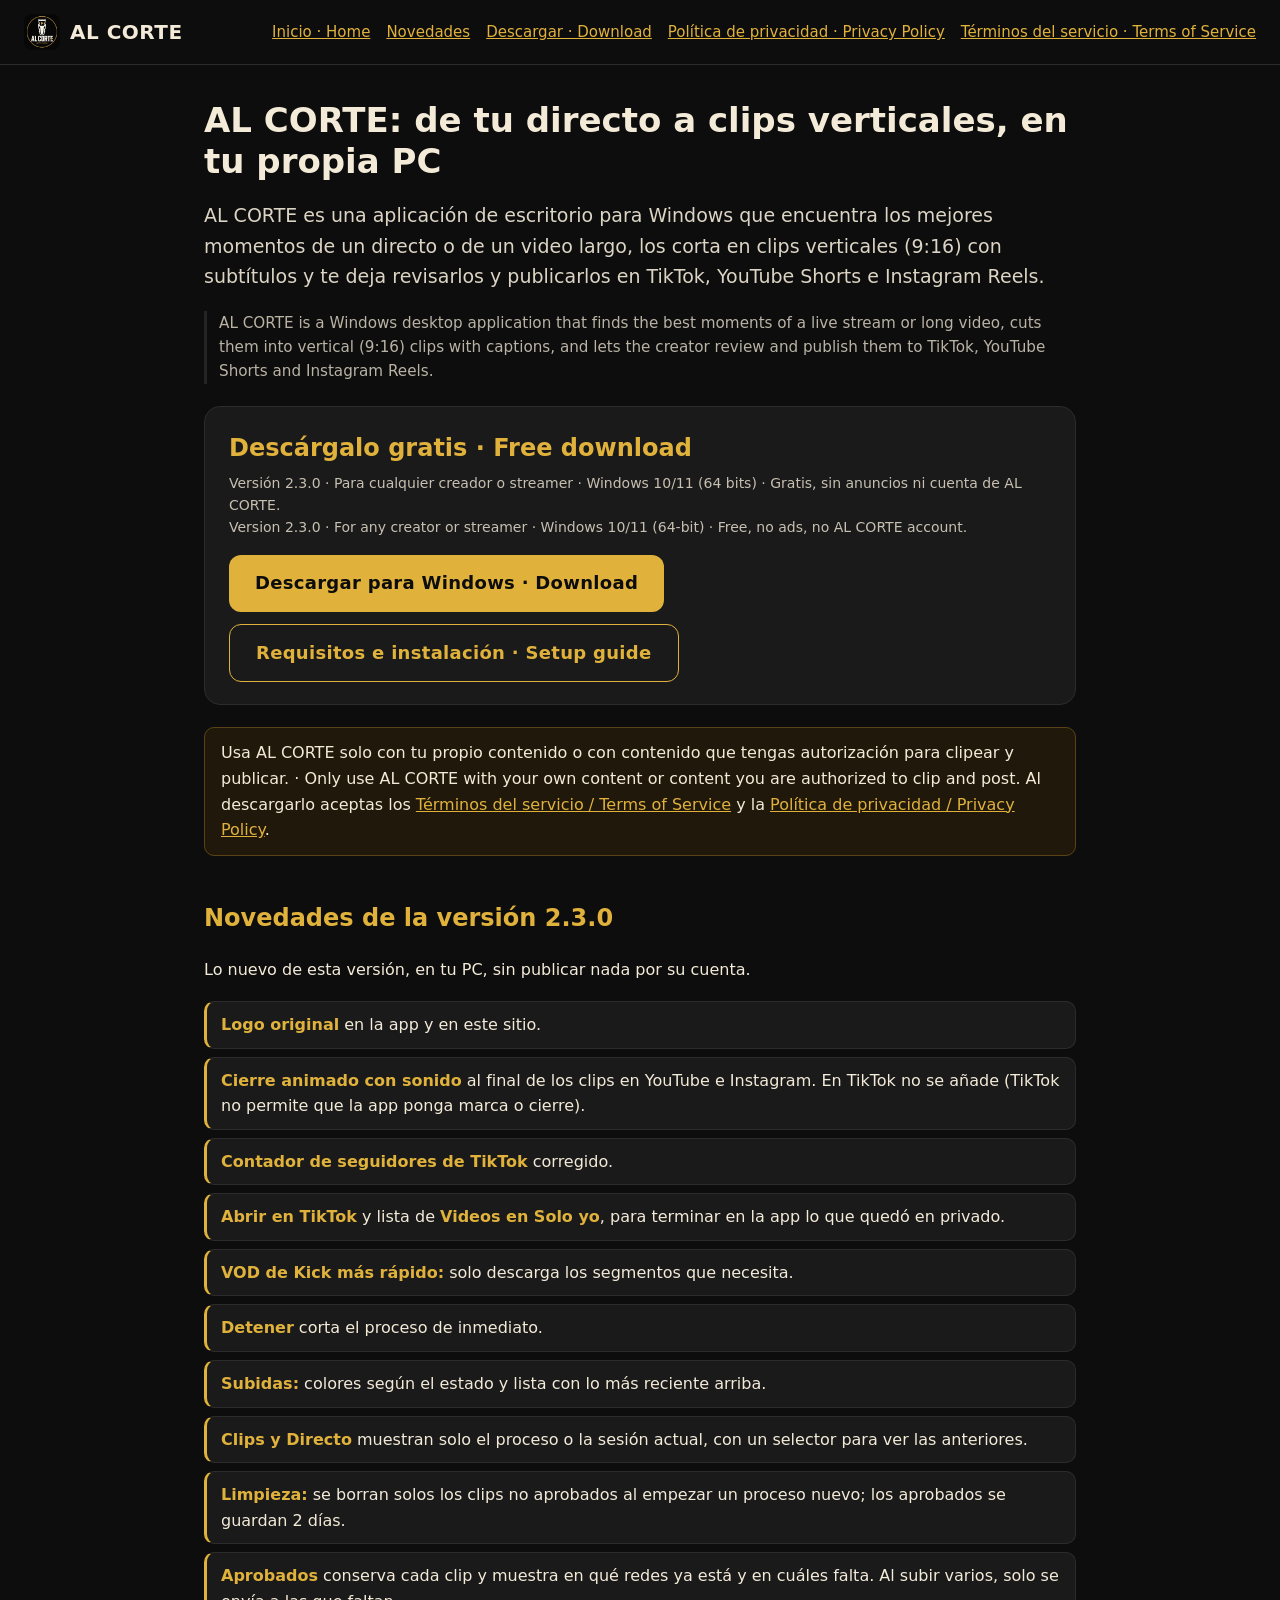
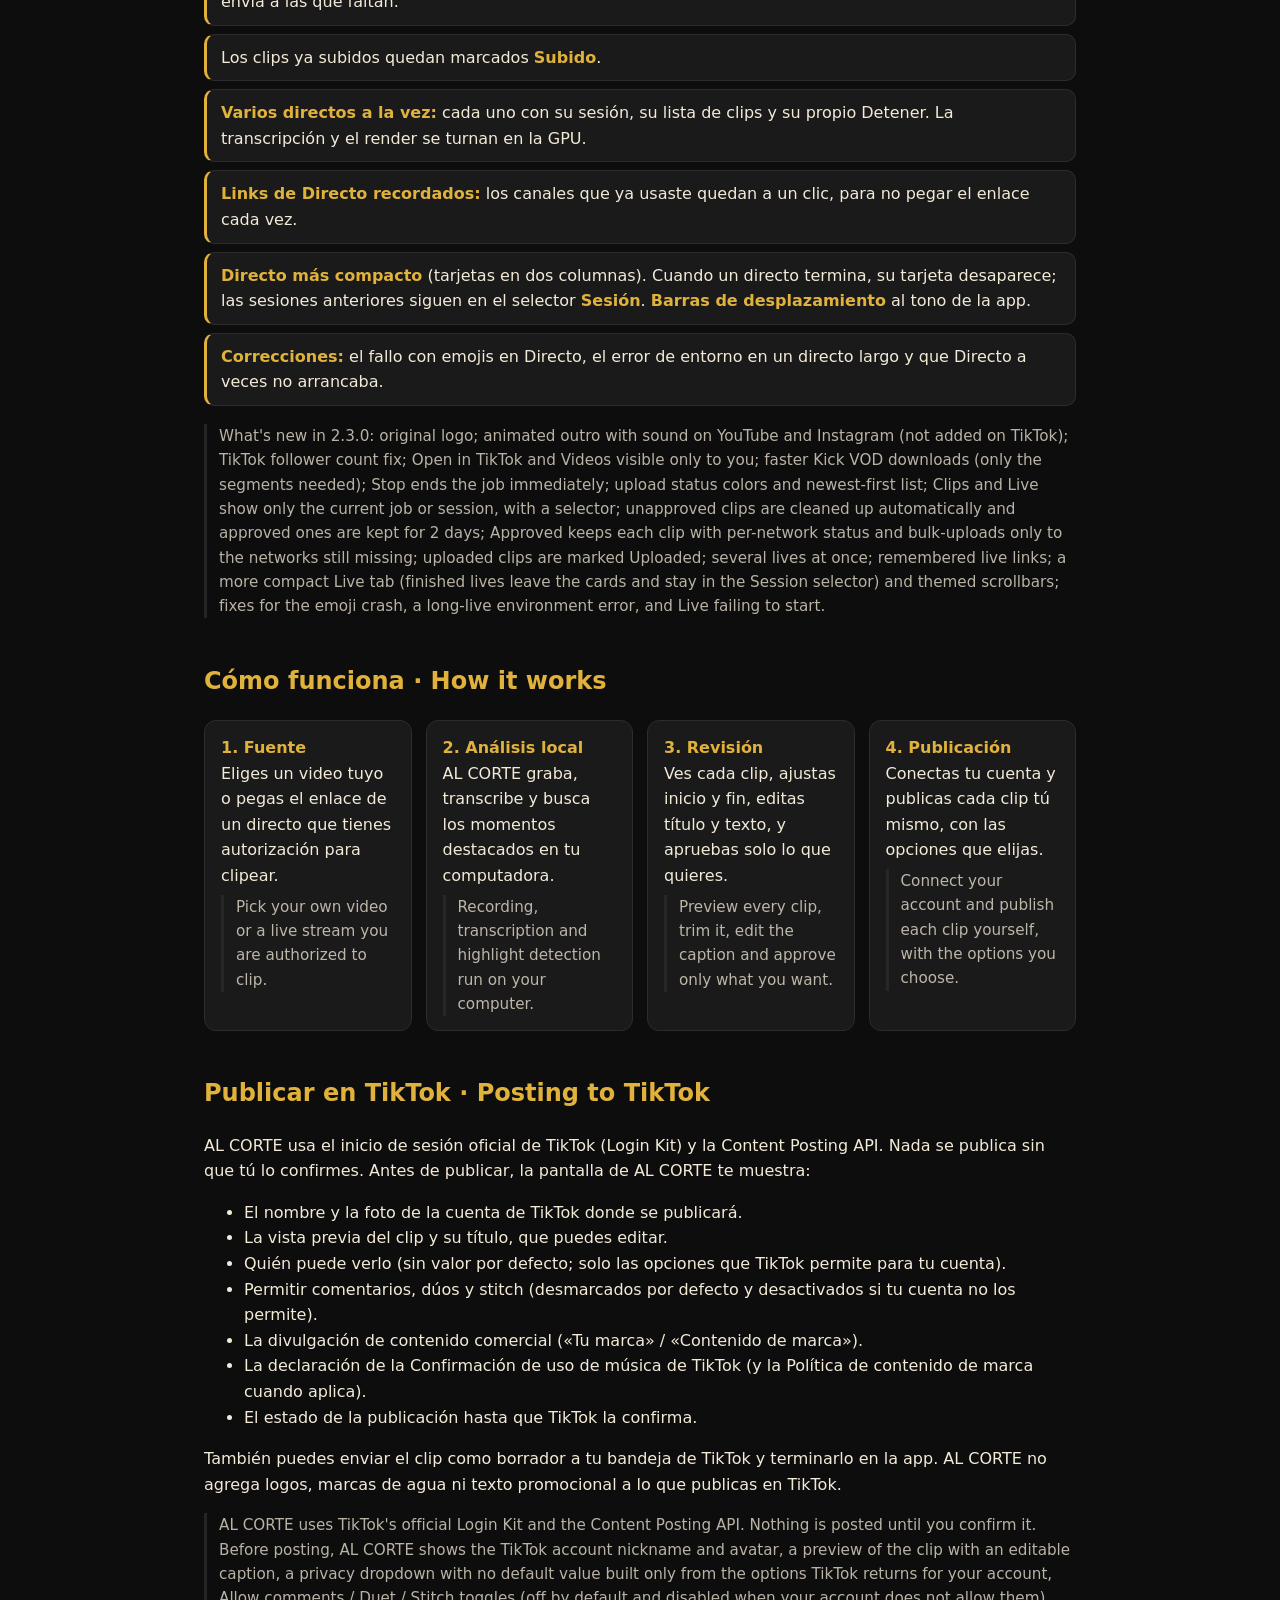
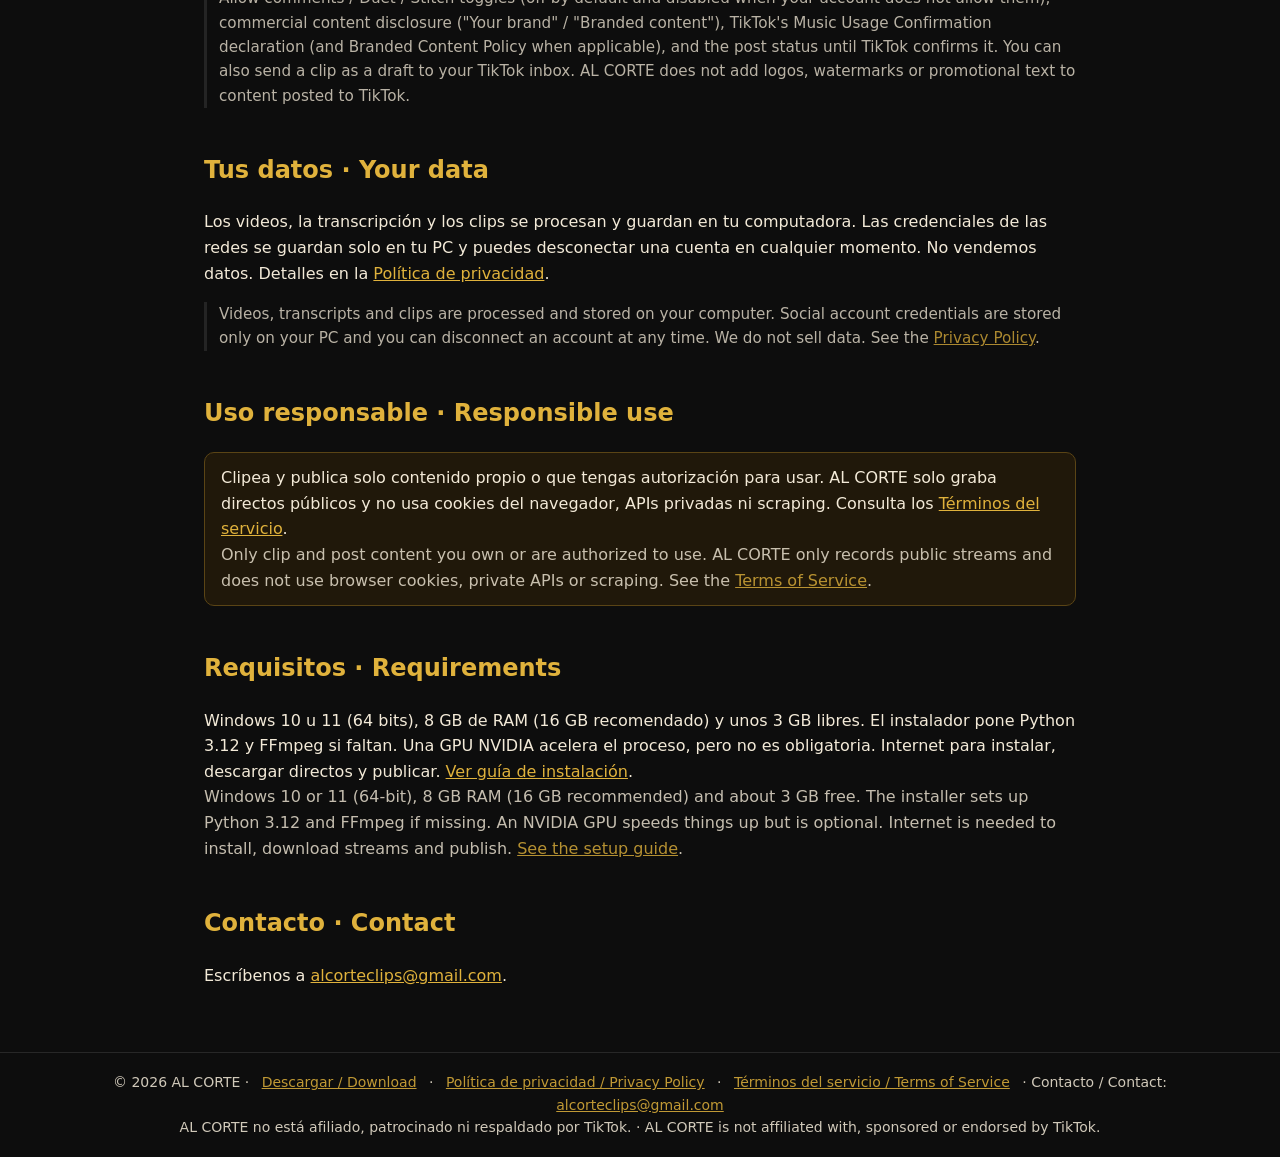
<file: index.html>
<!doctype html>
<html lang="es"><head><meta charset="utf-8"><meta name="viewport" content="width=device-width,initial-scale=1">
<title>AL CORTE · Clips verticales de tus directos</title>
<meta name="description" content="AL CORTE es una aplicación de escritorio para Windows que convierte directos y videos largos en clips verticales listos para TikTok, YouTube Shorts e Instagram Reels.">
<link rel="icon" href="icono.png"><link rel="stylesheet" href="estilo.css"></head>
<body>
<header>
  <a class="marca" href="index.html"><img src="icono.png" alt="">AL CORTE</a>
  <nav><a href="index.html">Inicio · Home</a><a href="index.html#novedades">Novedades</a><a href="descargar.html">Descargar · Download</a><a href="privacy.html">Política de privacidad · Privacy Policy</a><a href="terms.html">Términos del servicio · Terms of Service</a></nav>
</header>
<main>
<h1>AL CORTE: de tu directo a clips verticales, en tu propia PC</h1>
<p class="lead">AL CORTE es una aplicación de escritorio para Windows que encuentra los mejores momentos de un directo o de un video largo, los corta en clips verticales (9:16) con subtítulos y te deja revisarlos y publicarlos en TikTok, YouTube Shorts e Instagram Reels.</p>
<p class="en">AL CORTE is a Windows desktop application that finds the best moments of a live stream or long video, cuts them into vertical (9:16) clips with captions, and lets the creator review and publish them to TikTok, YouTube Shorts and Instagram Reels.</p>

<div class="descarga" id="descargar">
  <div>
    <h2 style="margin:0 0 .2em">Descárgalo gratis · Free download</h2>
    <div class="info">Versión 2.3.0 · Para cualquier creador o streamer · Windows 10/11 (64 bits) · Gratis, sin anuncios ni cuenta de AL CORTE.<br>Version 2.3.0 · For any creator or streamer · Windows 10/11 (64-bit) · Free, no ads, no AL CORTE account.</div>
  </div>
  <div class="botones">
    <a class="boton" href="https://github.com/alcorteclips/alcorte/releases/latest">Descargar para Windows · Download</a>
    <a class="boton sec" href="descargar.html">Requisitos e instalación · Setup guide</a>
  </div>
</div>
<p class="aviso">Usa AL CORTE solo con tu propio contenido o con contenido que tengas autorización para clipear y publicar. · Only use AL CORTE with your own content or content you are authorized to clip and post. Al descargarlo aceptas los <a href="terms.html">Términos del servicio / Terms of Service</a> y la <a href="privacy.html">Política de privacidad / Privacy Policy</a>.</p>


<h2 id="novedades">Novedades de la versión 2.3.0</h2>
<p>Lo nuevo de esta versión, en tu PC, sin publicar nada por su cuenta.</p>
<ul class="novedades">
  <li><b>Logo original</b> en la app y en este sitio.</li>
  <li><b>Cierre animado con sonido</b> al final de los clips en YouTube e Instagram. En TikTok no se añade (TikTok no permite que la app ponga marca o cierre).</li>
  <li><b>Contador de seguidores de TikTok</b> corregido.</li>
  <li><b>Abrir en TikTok</b> y lista de <b>Videos en Solo yo</b>, para terminar en la app lo que quedó en privado.</li>
  <li><b>VOD de Kick más rápido:</b> solo descarga los segmentos que necesita.</li>
  <li><b>Detener</b> corta el proceso de inmediato.</li>
  <li><b>Subidas:</b> colores según el estado y lista con lo más reciente arriba.</li>
  <li><b>Clips y Directo</b> muestran solo el proceso o la sesión actual, con un selector para ver las anteriores.</li>
  <li><b>Limpieza:</b> se borran solos los clips no aprobados al empezar un proceso nuevo; los aprobados se guardan 2 días.</li>
  <li><b>Aprobados</b> conserva cada clip y muestra en qué redes ya está y en cuáles falta. Al subir varios, solo se envía a las que faltan.</li>
  <li>Los clips ya subidos quedan marcados <b>Subido</b>.</li>
  <li><b>Varios directos a la vez:</b> cada uno con su sesión, su lista de clips y su propio Detener. La transcripción y el render se turnan en la GPU.</li>
  <li><b>Links de Directo recordados:</b> los canales que ya usaste quedan a un clic, para no pegar el enlace cada vez.</li>
  <li><b>Directo más compacto</b> (tarjetas en dos columnas). Cuando un directo termina, su tarjeta desaparece; las sesiones anteriores siguen en el selector <b>Sesión</b>. <b>Barras de desplazamiento</b> al tono de la app.</li>
  <li><b>Correcciones:</b> el fallo con emojis en Directo, el error de entorno en un directo largo y que Directo a veces no arrancaba.</li>
</ul>
<p class="en">What's new in 2.3.0: original logo; animated outro with sound on YouTube and Instagram (not added on TikTok); TikTok follower count fix; Open in TikTok and Videos visible only to you; faster Kick VOD downloads (only the segments needed); Stop ends the job immediately; upload status colors and newest-first list; Clips and Live show only the current job or session, with a selector; unapproved clips are cleaned up automatically and approved ones are kept for 2 days; Approved keeps each clip with per-network status and bulk-uploads only to the networks still missing; uploaded clips are marked Uploaded; several lives at once; remembered live links; a more compact Live tab (finished lives leave the cards and stay in the Session selector) and themed scrollbars; fixes for the emoji crash, a long-live environment error, and Live failing to start.</p>

<h2>Cómo funciona · How it works</h2>
<div class="pasos">
  <div class="paso"><b>1. Fuente</b><br>Eliges un video tuyo o pegas el enlace de un directo que tienes autorización para clipear.<div class="en">Pick your own video or a live stream you are authorized to clip.</div></div>
  <div class="paso"><b>2. Análisis local</b><br>AL CORTE graba, transcribe y busca los momentos destacados en tu computadora.<div class="en">Recording, transcription and highlight detection run on your computer.</div></div>
  <div class="paso"><b>3. Revisión</b><br>Ves cada clip, ajustas inicio y fin, editas título y texto, y apruebas solo lo que quieres.<div class="en">Preview every clip, trim it, edit the caption and approve only what you want.</div></div>
  <div class="paso"><b>4. Publicación</b><br>Conectas tu cuenta y publicas cada clip tú mismo, con las opciones que elijas.<div class="en">Connect your account and publish each clip yourself, with the options you choose.</div></div>
</div>

<h2>Publicar en TikTok · Posting to TikTok</h2>
<p>AL CORTE usa el inicio de sesión oficial de TikTok (Login Kit) y la Content Posting API. Nada se publica sin que tú lo confirmes. Antes de publicar, la pantalla de AL CORTE te muestra:</p>
<ul>
  <li>El nombre y la foto de la cuenta de TikTok donde se publicará.</li>
  <li>La vista previa del clip y su título, que puedes editar.</li>
  <li>Quién puede verlo (sin valor por defecto; solo las opciones que TikTok permite para tu cuenta).</li>
  <li>Permitir comentarios, dúos y stitch (desmarcados por defecto y desactivados si tu cuenta no los permite).</li>
  <li>La divulgación de contenido comercial («Tu marca» / «Contenido de marca»).</li>
  <li>La declaración de la Confirmación de uso de música de TikTok (y la Política de contenido de marca cuando aplica).</li>
  <li>El estado de la publicación hasta que TikTok la confirma.</li>
</ul>
<p>También puedes enviar el clip como borrador a tu bandeja de TikTok y terminarlo en la app. AL CORTE no agrega logos, marcas de agua ni texto promocional a lo que publicas en TikTok.</p>
<p class="en">AL CORTE uses TikTok's official Login Kit and the Content Posting API. Nothing is posted until you confirm it. Before posting, AL CORTE shows the TikTok account nickname and avatar, a preview of the clip with an editable caption, a privacy dropdown with no default value built only from the options TikTok returns for your account, Allow comments / Duet / Stitch toggles (off by default and disabled when your account does not allow them), commercial content disclosure ("Your brand" / "Branded content"), TikTok's Music Usage Confirmation declaration (and Branded Content Policy when applicable), and the post status until TikTok confirms it. You can also send a clip as a draft to your TikTok inbox. AL CORTE does not add logos, watermarks or promotional text to content posted to TikTok.</p>

<h2>Tus datos · Your data</h2>
<p>Los videos, la transcripción y los clips se procesan y guardan en tu computadora. Las credenciales de las redes se guardan solo en tu PC y puedes desconectar una cuenta en cualquier momento. No vendemos datos. Detalles en la <a href="privacy.html">Política de privacidad</a>.</p>
<p class="en">Videos, transcripts and clips are processed and stored on your computer. Social account credentials are stored only on your PC and you can disconnect an account at any time. We do not sell data. See the <a href="privacy.html">Privacy Policy</a>.</p>

<h2>Uso responsable · Responsible use</h2>
<p class="aviso">Clipea y publica solo contenido propio o que tengas autorización para usar. AL CORTE solo graba directos públicos y no usa cookies del navegador, APIs privadas ni scraping. Consulta los <a href="terms.html">Términos del servicio</a>.<br><span style="opacity:.8">Only clip and post content you own or are authorized to use. AL CORTE only records public streams and does not use browser cookies, private APIs or scraping. See the <a href="terms.html">Terms of Service</a>.</span></p>

<h2>Requisitos · Requirements</h2>
<p>Windows 10 u 11 (64 bits), 8 GB de RAM (16 GB recomendado) y unos 3 GB libres. El instalador pone Python 3.12 y FFmpeg si faltan. Una GPU NVIDIA acelera el proceso, pero no es obligatoria. Internet para instalar, descargar directos y publicar. <a href="descargar.html">Ver guía de instalación</a>.<br><span style="opacity:.8">Windows 10 or 11 (64-bit), 8 GB RAM (16 GB recommended) and about 3 GB free. The installer sets up Python 3.12 and FFmpeg if missing. An NVIDIA GPU speeds things up but is optional. Internet is needed to install, download streams and publish. <a href="descargar.html">See the setup guide</a>.</span></p>

<h2>Contacto · Contact</h2>
<p>Escríbenos a <a href="mailto:alcorteclips@gmail.com">alcorteclips@gmail.com</a>.</p>
</main>
<footer>© 2026 AL CORTE · <a href="descargar.html">Descargar / Download</a> · <a href="privacy.html">Política de privacidad / Privacy Policy</a> · <a href="terms.html">Términos del servicio / Terms of Service</a> · Contacto / Contact: <a href="mailto:alcorteclips@gmail.com">alcorteclips@gmail.com</a><br>AL CORTE no está afiliado, patrocinado ni respaldado por TikTok. · AL CORTE is not affiliated with, sponsored or endorsed by TikTok.</footer>
</body></html>
</file>
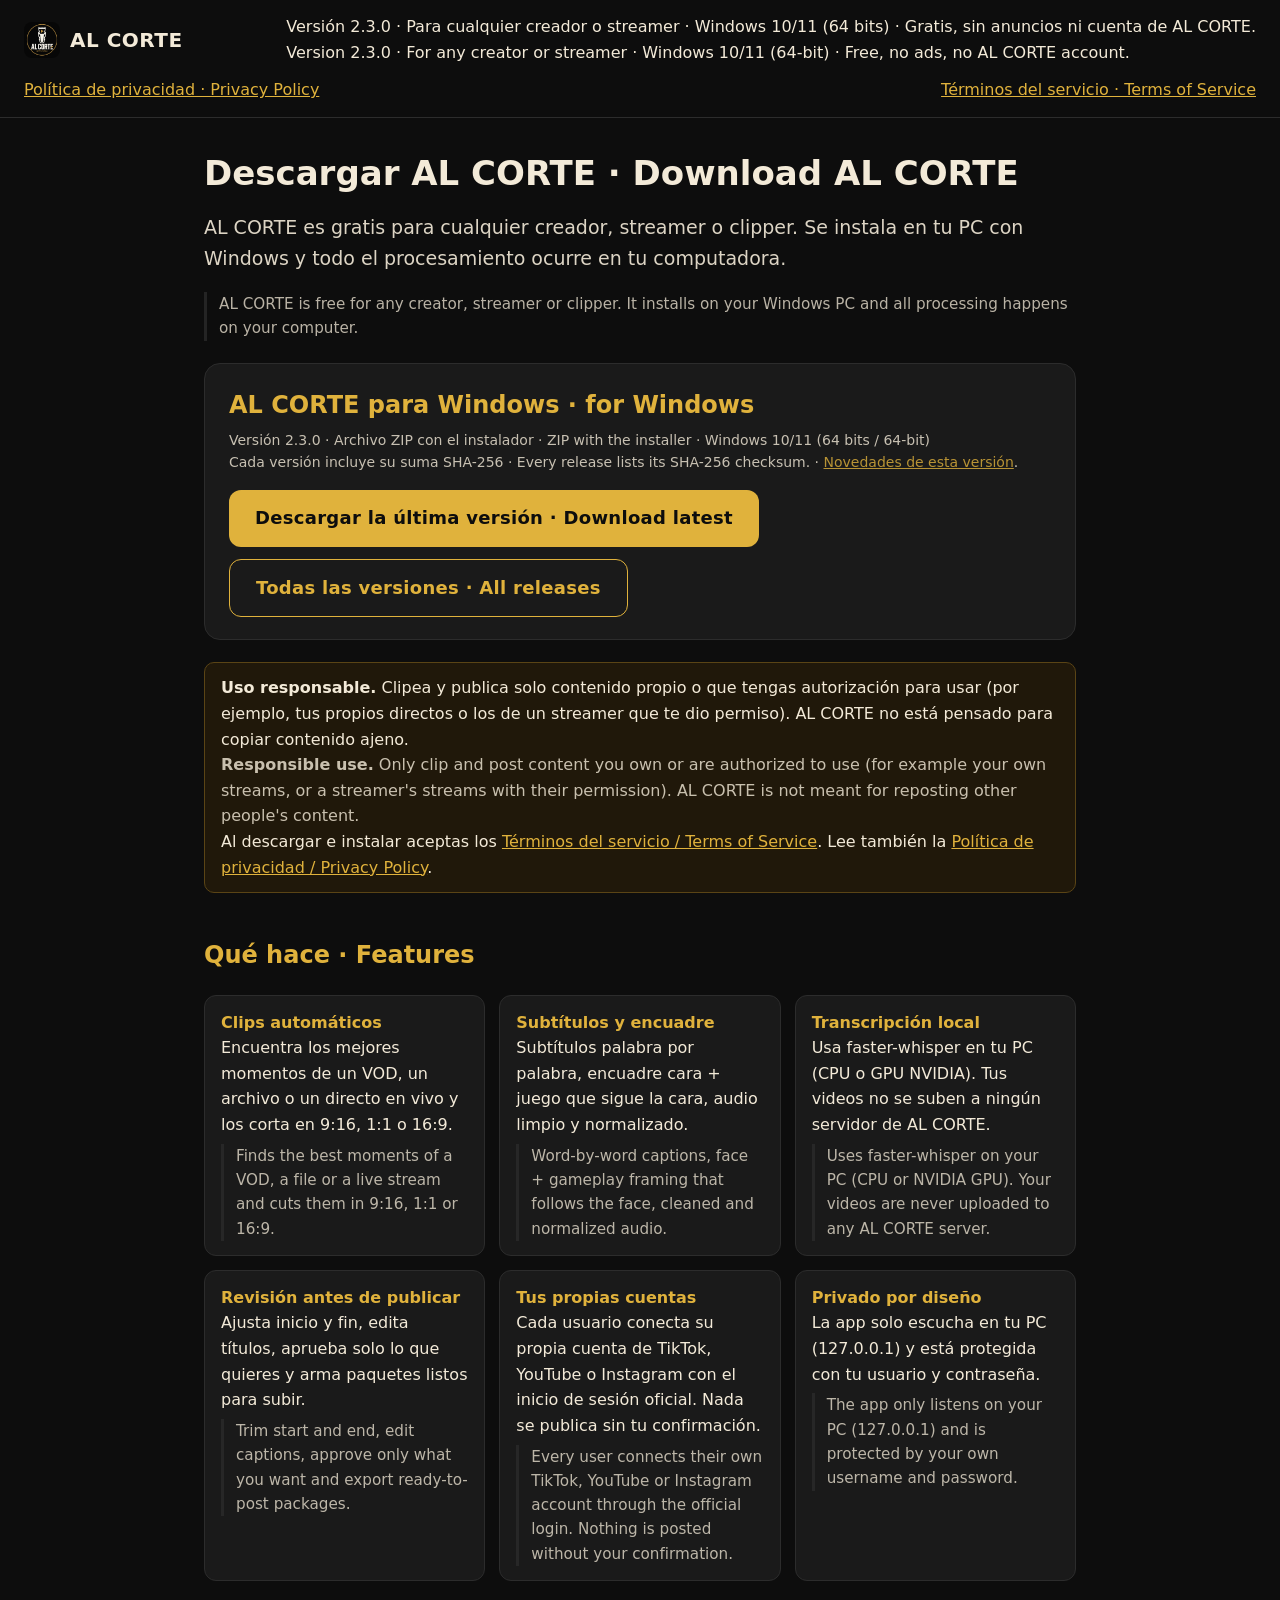
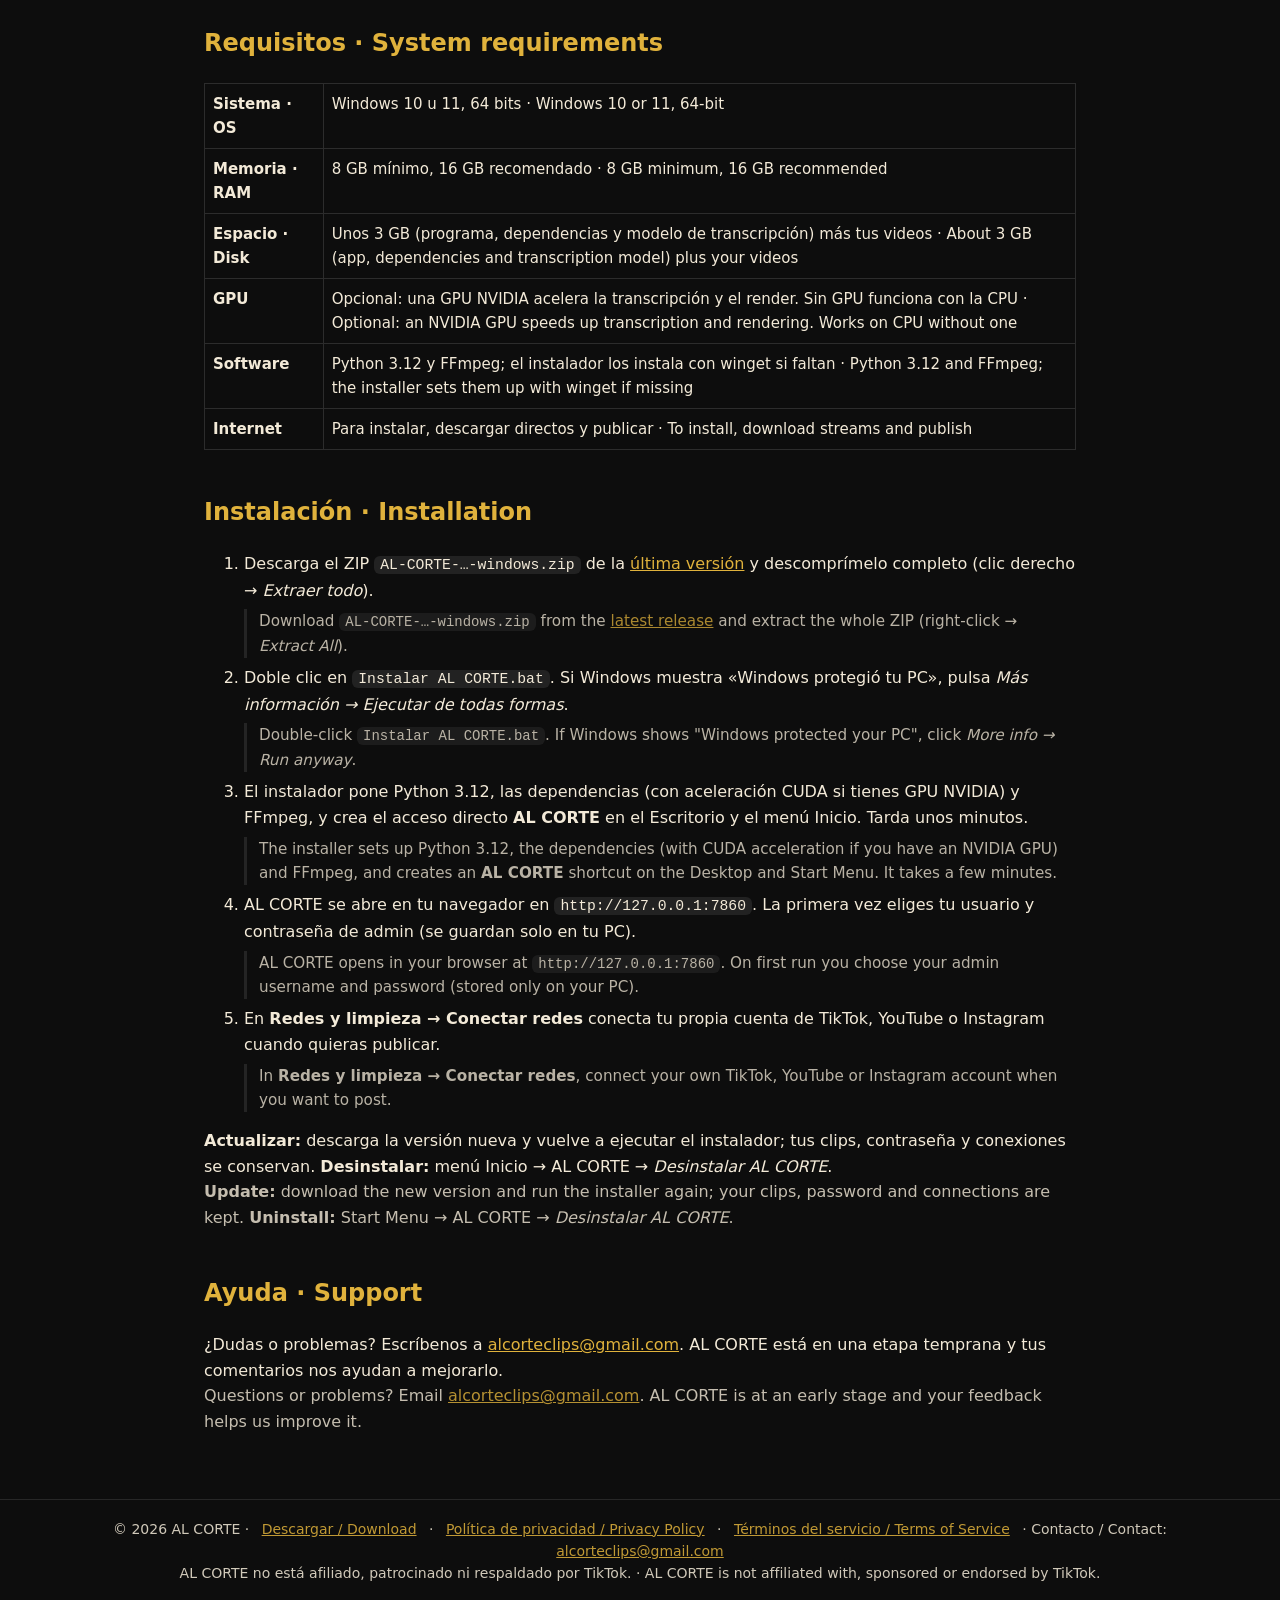
<file: descargar.html>
<!doctype html>
<html lang="es"><head><meta charset="utf-8"><meta name="viewport" content="width=device-width,initial-scale=1">
<title>Descargar AL CORTE · Download AL CORTE for Windows</title>
<meta name="description" content="Descarga gratis AL CORTE para Windows: convierte tus directos y videos largos en clips verticales con subtítulos para TikTok, YouTube Shorts e Instagram Reels.">
<link rel="icon" href="icono.png"><link rel="stylesheet" href="estilo.css"></head>
<body>
<header>
  <a class="marca" href="index.html"><img src="icono.png" alt="">AL CORTE</a>
      <div class="info">Versión 2.3.0 · Para cualquier creador o streamer · Windows 10/11 (64 bits) · Gratis, sin anuncios ni cuenta de AL CORTE.<br>Version 2.3.0 · For any creator or streamer · Windows 10/11 (64-bit) · Free, no ads, no AL CORTE account.</div><a href="privacy.html">Política de privacidad · Privacy Policy</a><a href="terms.html">Términos del servicio · Terms of Service</a></nav>
</header>
<main>
<h1>Descargar AL CORTE · Download AL CORTE</h1>
<p class="lead">AL CORTE es gratis para cualquier creador, streamer o clipper. Se instala en tu PC con Windows y todo el procesamiento ocurre en tu computadora.</p>
<p class="en">AL CORTE is free for any creator, streamer or clipper. It installs on your Windows PC and all processing happens on your computer.</p>

<div class="descarga">
  <div>
    <h2 style="margin:0 0 .2em">AL CORTE para Windows · for Windows</h2>
    <div class="info">Versión 2.3.0 · Archivo ZIP con el instalador · ZIP with the installer · Windows 10/11 (64 bits / 64-bit)<br>Cada versión incluye su suma SHA-256 · Every release lists its SHA-256 checksum. · <a href="index.html#novedades">Novedades de esta versión</a>.</div>
  </div>
  <div class="botones">
    <a class="boton" href="https://github.com/alcorteclips/alcorte/releases/latest">Descargar la última versión · Download latest</a>
    <a class="boton sec" href="https://github.com/alcorteclips/alcorte/releases">Todas las versiones · All releases</a>
  </div>
</div>

<p class="aviso"><b>Uso responsable.</b> Clipea y publica solo contenido propio o que tengas autorización para usar (por ejemplo, tus propios directos o los de un streamer que te dio permiso). AL CORTE no está pensado para copiar contenido ajeno.<br><span style="opacity:.8"><b>Responsible use.</b> Only clip and post content you own or are authorized to use (for example your own streams, or a streamer's streams with their permission). AL CORTE is not meant for reposting other people's content.</span><br>Al descargar e instalar aceptas los <a href="terms.html">Términos del servicio / Terms of Service</a>. Lee también la <a href="privacy.html">Política de privacidad / Privacy Policy</a>.</p>

<h2>Qué hace · Features</h2>
<div class="rasgos">
  <div class="rasgo"><b>Clips automáticos</b><br>Encuentra los mejores momentos de un VOD, un archivo o un directo en vivo y los corta en 9:16, 1:1 o 16:9.<div class="en">Finds the best moments of a VOD, a file or a live stream and cuts them in 9:16, 1:1 or 16:9.</div></div>
  <div class="rasgo"><b>Subtítulos y encuadre</b><br>Subtítulos palabra por palabra, encuadre cara + juego que sigue la cara, audio limpio y normalizado.<div class="en">Word-by-word captions, face + gameplay framing that follows the face, cleaned and normalized audio.</div></div>
  <div class="rasgo"><b>Transcripción local</b><br>Usa faster-whisper en tu PC (CPU o GPU NVIDIA). Tus videos no se suben a ningún servidor de AL CORTE.<div class="en">Uses faster-whisper on your PC (CPU or NVIDIA GPU). Your videos are never uploaded to any AL CORTE server.</div></div>
  <div class="rasgo"><b>Revisión antes de publicar</b><br>Ajusta inicio y fin, edita títulos, aprueba solo lo que quieres y arma paquetes listos para subir.<div class="en">Trim start and end, edit captions, approve only what you want and export ready-to-post packages.</div></div>
  <div class="rasgo"><b>Tus propias cuentas</b><br>Cada usuario conecta su propia cuenta de TikTok, YouTube o Instagram con el inicio de sesión oficial. Nada se publica sin tu confirmación.<div class="en">Every user connects their own TikTok, YouTube or Instagram account through the official login. Nothing is posted without your confirmation.</div></div>
  <div class="rasgo"><b>Privado por diseño</b><br>La app solo escucha en tu PC (127.0.0.1) y está protegida con tu usuario y contraseña.<div class="en">The app only listens on your PC (127.0.0.1) and is protected by your own username and password.</div></div>
</div>

<h2>Requisitos · System requirements</h2>
<table>
  <tr><th>Sistema · OS</th><td>Windows 10 u 11, 64 bits · Windows 10 or 11, 64-bit</td></tr>
  <tr><th>Memoria · RAM</th><td>8 GB mínimo, 16 GB recomendado · 8 GB minimum, 16 GB recommended</td></tr>
  <tr><th>Espacio · Disk</th><td>Unos 3 GB (programa, dependencias y modelo de transcripción) más tus videos · About 3 GB (app, dependencies and transcription model) plus your videos</td></tr>
  <tr><th>GPU</th><td>Opcional: una GPU NVIDIA acelera la transcripción y el render. Sin GPU funciona con la CPU · Optional: an NVIDIA GPU speeds up transcription and rendering. Works on CPU without one</td></tr>
  <tr><th>Software</th><td>Python 3.12 y FFmpeg; el instalador los instala con winget si faltan · Python 3.12 and FFmpeg; the installer sets them up with winget if missing</td></tr>
  <tr><th>Internet</th><td>Para instalar, descargar directos y publicar · To install, download streams and publish</td></tr>
</table>

<h2>Instalación · Installation</h2>
<ol class="instalar">
  <li>Descarga el ZIP <code>AL-CORTE-…-windows.zip</code> de la <a href="https://github.com/alcorteclips/alcorte/releases/latest">última versión</a> y descomprímelo completo (clic derecho → <i>Extraer todo</i>).<div class="en">Download <code>AL-CORTE-…-windows.zip</code> from the <a href="https://github.com/alcorteclips/alcorte/releases/latest">latest release</a> and extract the whole ZIP (right-click → <i>Extract All</i>).</div></li>
  <li>Doble clic en <code>Instalar AL CORTE.bat</code>. Si Windows muestra «Windows protegió tu PC», pulsa <i>Más información → Ejecutar de todas formas</i>.<div class="en">Double-click <code>Instalar AL CORTE.bat</code>. If Windows shows "Windows protected your PC", click <i>More info → Run anyway</i>.</div></li>
  <li>El instalador pone Python 3.12, las dependencias (con aceleración CUDA si tienes GPU NVIDIA) y FFmpeg, y crea el acceso directo <b>AL CORTE</b> en el Escritorio y el menú Inicio. Tarda unos minutos.<div class="en">The installer sets up Python 3.12, the dependencies (with CUDA acceleration if you have an NVIDIA GPU) and FFmpeg, and creates an <b>AL CORTE</b> shortcut on the Desktop and Start Menu. It takes a few minutes.</div></li>
  <li>AL CORTE se abre en tu navegador en <code>http://127.0.0.1:7860</code>. La primera vez eliges tu usuario y contraseña de admin (se guardan solo en tu PC).<div class="en">AL CORTE opens in your browser at <code>http://127.0.0.1:7860</code>. On first run you choose your admin username and password (stored only on your PC).</div></li>
  <li>En <b>Redes y limpieza → Conectar redes</b> conecta tu propia cuenta de TikTok, YouTube o Instagram cuando quieras publicar.<div class="en">In <b>Redes y limpieza → Conectar redes</b>, connect your own TikTok, YouTube or Instagram account when you want to post.</div></li>
</ol>
<p><b>Actualizar:</b> descarga la versión nueva y vuelve a ejecutar el instalador; tus clips, contraseña y conexiones se conservan. <b>Desinstalar:</b> menú Inicio → AL CORTE → <i>Desinstalar AL CORTE</i>.<br><span style="opacity:.8"><b>Update:</b> download the new version and run the installer again; your clips, password and connections are kept. <b>Uninstall:</b> Start Menu → AL CORTE → <i>Desinstalar AL CORTE</i>.</span></p>

<h2>Ayuda · Support</h2>
<p>¿Dudas o problemas? Escríbenos a <a href="mailto:alcorteclips@gmail.com">alcorteclips@gmail.com</a>. AL CORTE está en una etapa temprana y tus comentarios nos ayudan a mejorarlo.<br><span style="opacity:.8">Questions or problems? Email <a href="mailto:alcorteclips@gmail.com">alcorteclips@gmail.com</a>. AL CORTE is at an early stage and your feedback helps us improve it.</span></p>
</main>
<footer>© 2026 AL CORTE · <a href="descargar.html">Descargar / Download</a> · <a href="privacy.html">Política de privacidad / Privacy Policy</a> · <a href="terms.html">Términos del servicio / Terms of Service</a> · Contacto / Contact: <a href="mailto:alcorteclips@gmail.com">alcorteclips@gmail.com</a><br>AL CORTE no está afiliado, patrocinado ni respaldado por TikTok. · AL CORTE is not affiliated with, sponsored or endorsed by TikTok.</footer>
</body></html>
</file>
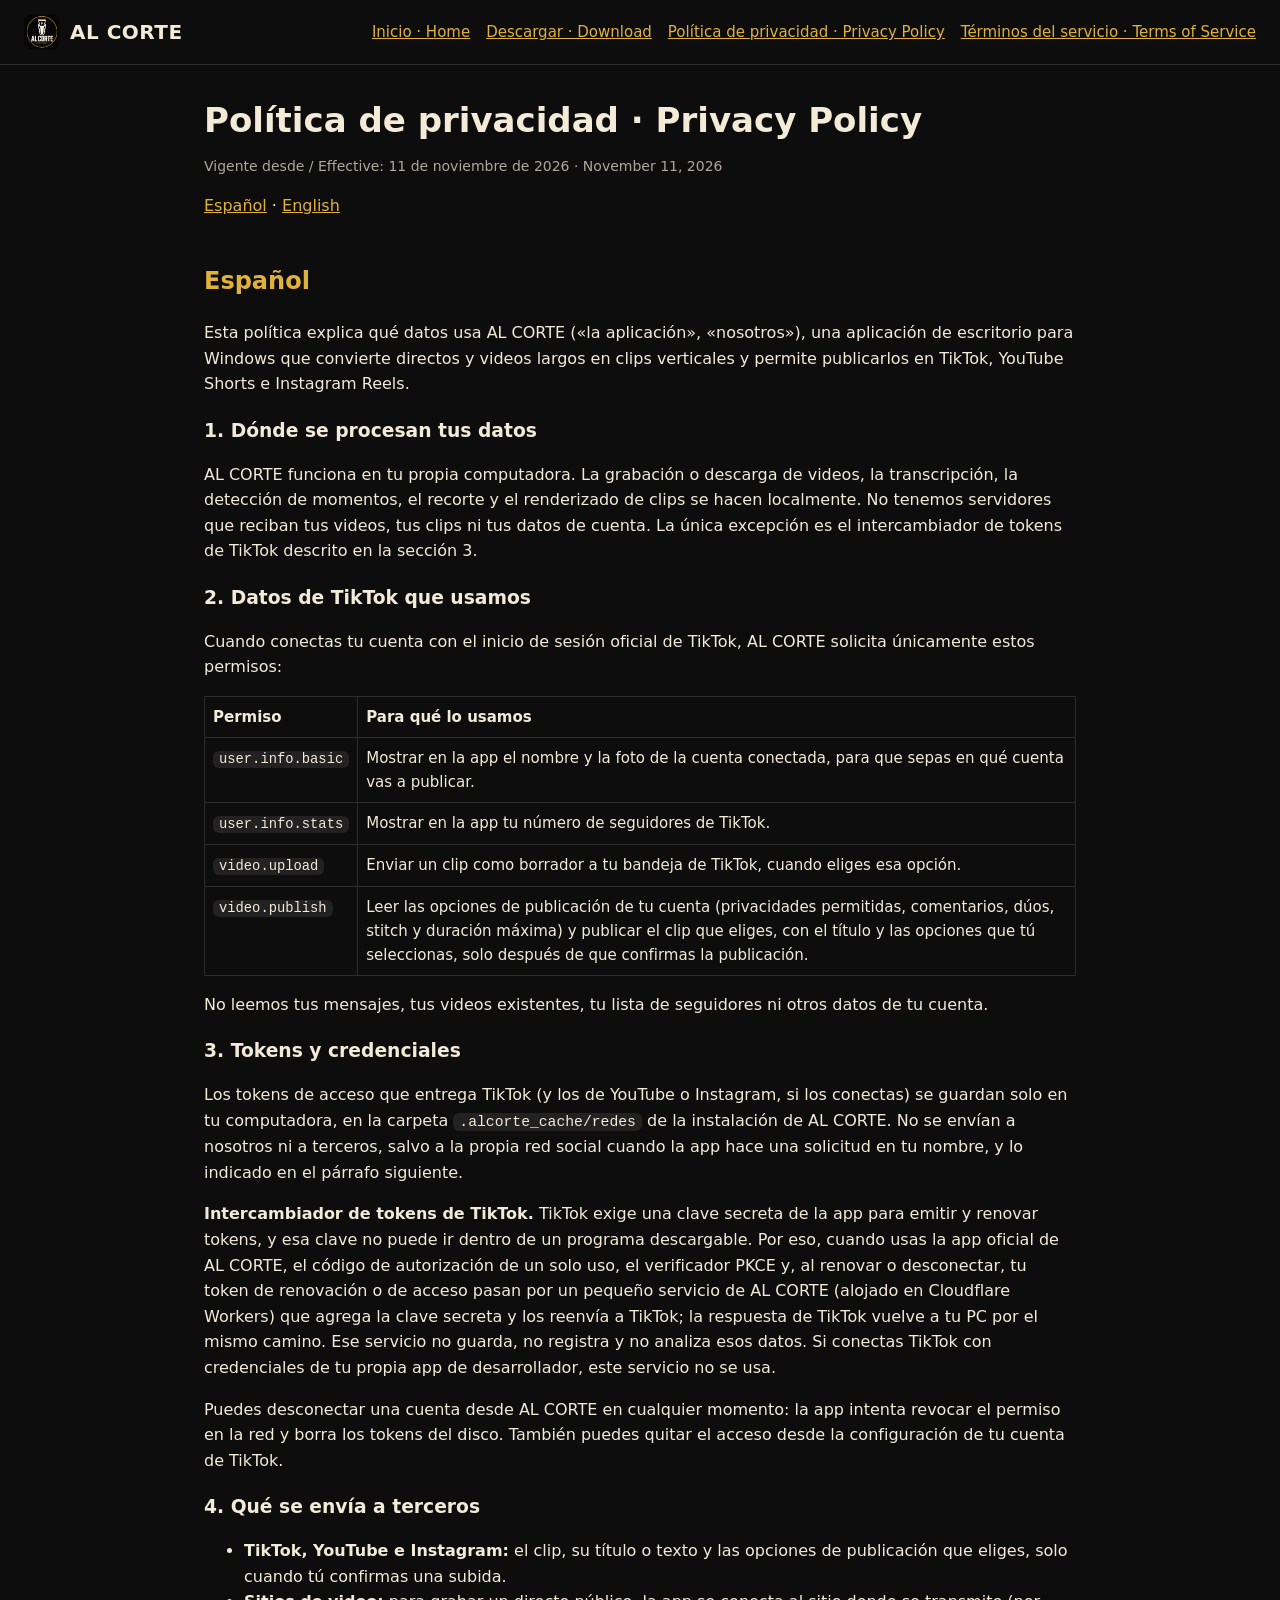
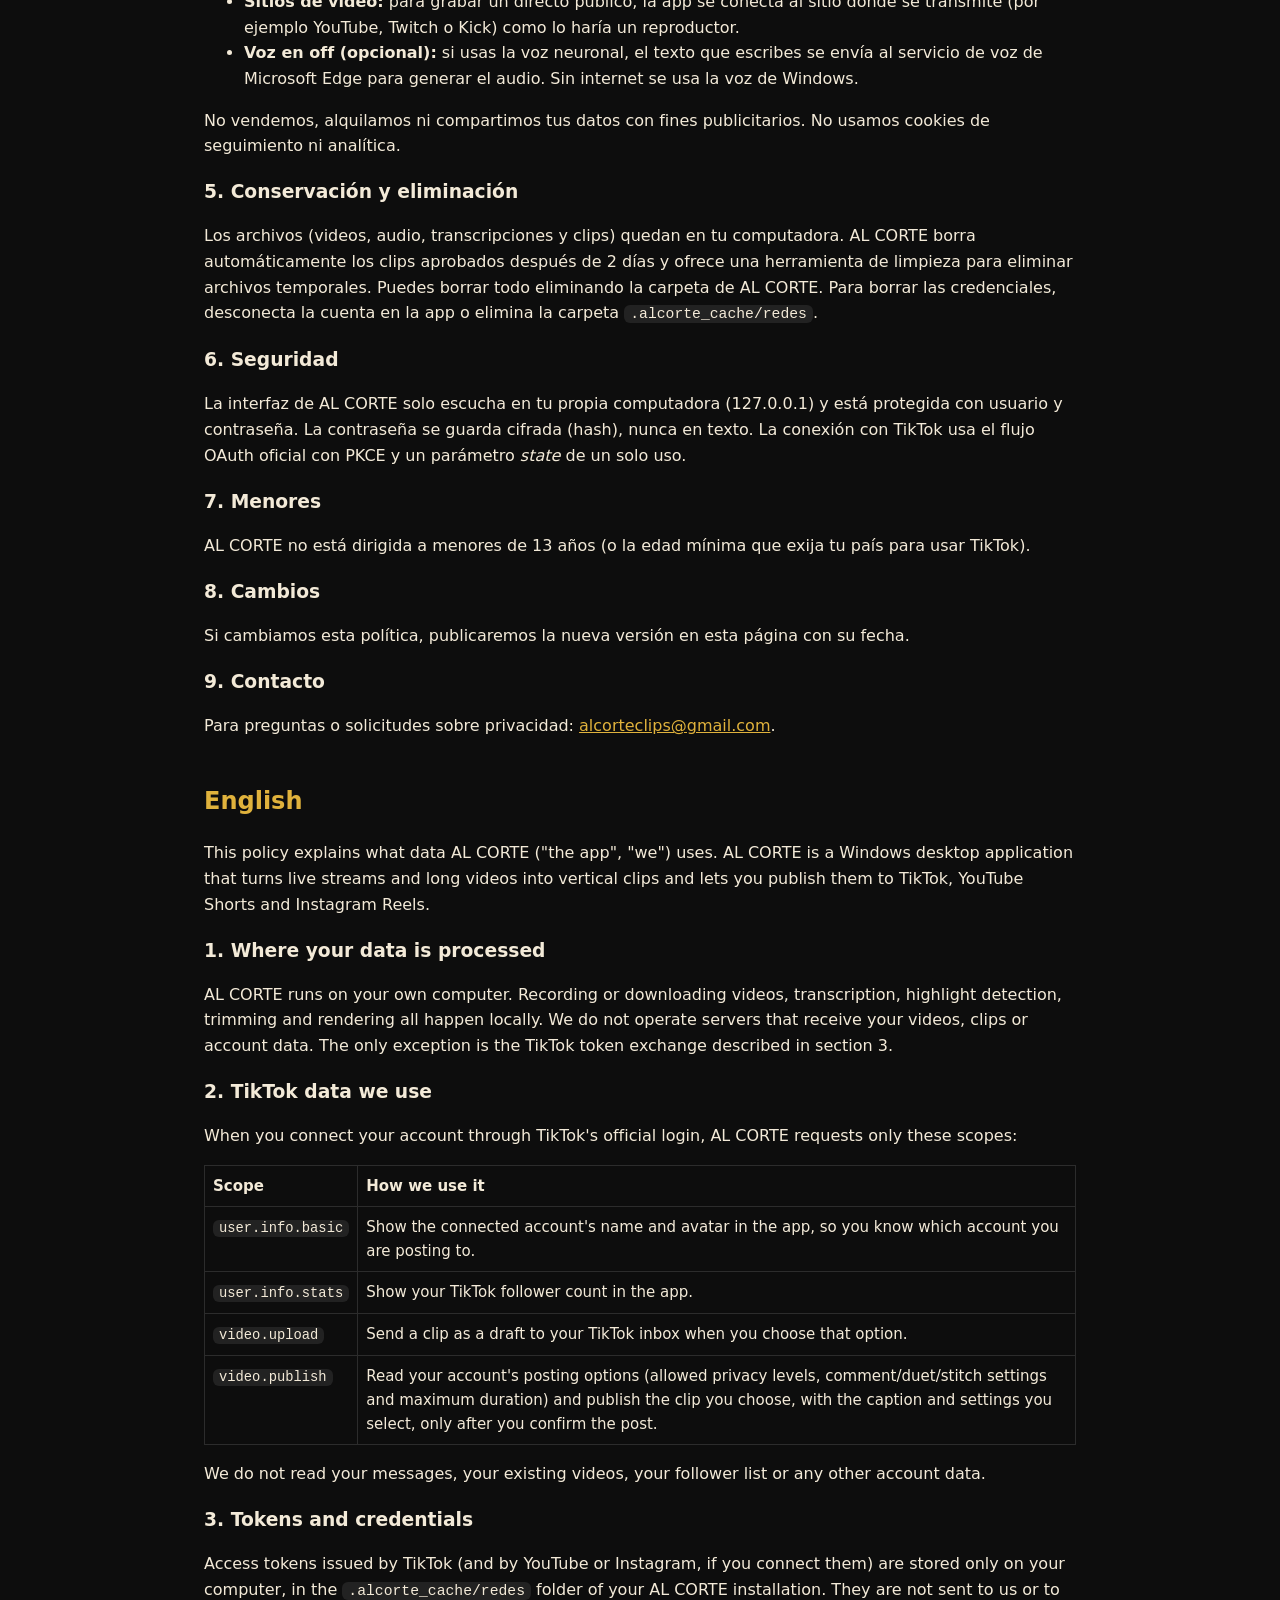
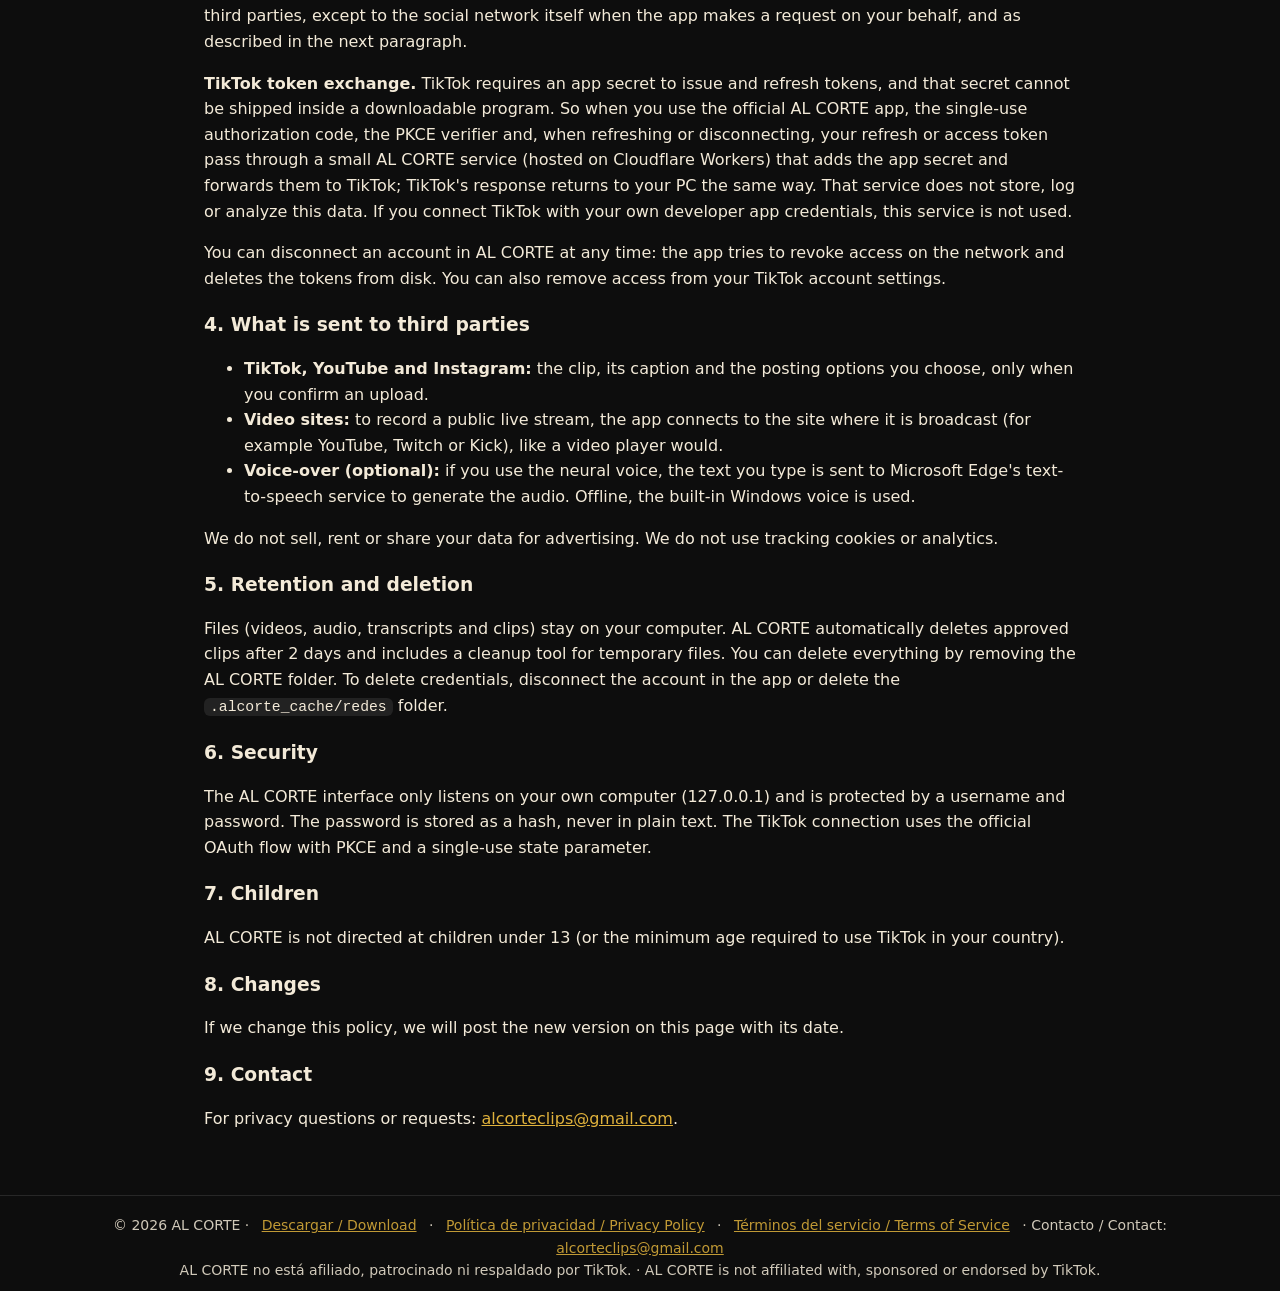
<file: privacy.html>
<!doctype html>
<html lang="es"><head><meta charset="utf-8"><meta name="viewport" content="width=device-width,initial-scale=1">
<title>Política de privacidad · Privacy Policy · AL CORTE</title><link rel="icon" href="icono.png"><link rel="stylesheet" href="estilo.css"></head>
<body>
<header>
  <a class="marca" href="index.html"><img src="icono.png" alt="">AL CORTE</a>
  <nav><a href="index.html">Inicio · Home</a><a href="descargar.html">Descargar · Download</a><a href="privacy.html">Política de privacidad · Privacy Policy</a><a href="terms.html">Términos del servicio · Terms of Service</a></nav>
</header>
<main>
<h1>Política de privacidad · Privacy Policy</h1>
<p class="fecha">Vigente desde / Effective: 11 de noviembre de 2026 · November 11, 2026</p>
<p><a href="#es">Español</a> · <a href="#en">English</a></p>

<section id="es">
<h2>Español</h2>
<p>Esta política explica qué datos usa AL CORTE («la aplicación», «nosotros»), una aplicación de escritorio para Windows que convierte directos y videos largos en clips verticales y permite publicarlos en TikTok, YouTube Shorts e Instagram Reels.</p>

<h3>1. Dónde se procesan tus datos</h3>
<p>AL CORTE funciona en tu propia computadora. La grabación o descarga de videos, la transcripción, la detección de momentos, el recorte y el renderizado de clips se hacen localmente. No tenemos servidores que reciban tus videos, tus clips ni tus datos de cuenta. La única excepción es el intercambiador de tokens de TikTok descrito en la sección 3.</p>

<h3>2. Datos de TikTok que usamos</h3>
<p>Cuando conectas tu cuenta con el inicio de sesión oficial de TikTok, AL CORTE solicita únicamente estos permisos:</p>
<table>
<tr><th>Permiso</th><th>Para qué lo usamos</th></tr>
<tr><td><code>user.info.basic</code></td><td>Mostrar en la app el nombre y la foto de la cuenta conectada, para que sepas en qué cuenta vas a publicar.</td></tr>
<tr><td><code>user.info.stats</code></td><td>Mostrar en la app tu número de seguidores de TikTok.</td></tr>
<tr><td><code>video.upload</code></td><td>Enviar un clip como borrador a tu bandeja de TikTok, cuando eliges esa opción.</td></tr>
<tr><td><code>video.publish</code></td><td>Leer las opciones de publicación de tu cuenta (privacidades permitidas, comentarios, dúos, stitch y duración máxima) y publicar el clip que eliges, con el título y las opciones que tú seleccionas, solo después de que confirmas la publicación.</td></tr>
</table>
<p>No leemos tus mensajes, tus videos existentes, tu lista de seguidores ni otros datos de tu cuenta.</p>

<h3>3. Tokens y credenciales</h3>
<p>Los tokens de acceso que entrega TikTok (y los de YouTube o Instagram, si los conectas) se guardan solo en tu computadora, en la carpeta <code>.alcorte_cache/redes</code> de la instalación de AL CORTE. No se envían a nosotros ni a terceros, salvo a la propia red social cuando la app hace una solicitud en tu nombre, y lo indicado en el párrafo siguiente.</p>
<p><b>Intercambiador de tokens de TikTok.</b> TikTok exige una clave secreta de la app para emitir y renovar tokens, y esa clave no puede ir dentro de un programa descargable. Por eso, cuando usas la app oficial de AL CORTE, el código de autorización de un solo uso, el verificador PKCE y, al renovar o desconectar, tu token de renovación o de acceso pasan por un pequeño servicio de AL CORTE (alojado en Cloudflare Workers) que agrega la clave secreta y los reenvía a TikTok; la respuesta de TikTok vuelve a tu PC por el mismo camino. Ese servicio no guarda, no registra y no analiza esos datos. Si conectas TikTok con credenciales de tu propia app de desarrollador, este servicio no se usa.</p>
<p>Puedes desconectar una cuenta desde AL CORTE en cualquier momento: la app intenta revocar el permiso en la red y borra los tokens del disco. También puedes quitar el acceso desde la configuración de tu cuenta de TikTok.</p>

<h3>4. Qué se envía a terceros</h3>
<ul>
<li><b>TikTok, YouTube e Instagram:</b> el clip, su título o texto y las opciones de publicación que eliges, solo cuando tú confirmas una subida.</li>
<li><b>Sitios de video:</b> para grabar un directo público, la app se conecta al sitio donde se transmite (por ejemplo YouTube, Twitch o Kick) como lo haría un reproductor.</li>
<li><b>Voz en off (opcional):</b> si usas la voz neuronal, el texto que escribes se envía al servicio de voz de Microsoft Edge para generar el audio. Sin internet se usa la voz de Windows.</li>
</ul>
<p>No vendemos, alquilamos ni compartimos tus datos con fines publicitarios. No usamos cookies de seguimiento ni analítica.</p>

<h3>5. Conservación y eliminación</h3>
<p>Los archivos (videos, audio, transcripciones y clips) quedan en tu computadora. AL CORTE borra automáticamente los clips aprobados después de 2 días y ofrece una herramienta de limpieza para eliminar archivos temporales. Puedes borrar todo eliminando la carpeta de AL CORTE. Para borrar las credenciales, desconecta la cuenta en la app o elimina la carpeta <code>.alcorte_cache/redes</code>.</p>

<h3>6. Seguridad</h3>
<p>La interfaz de AL CORTE solo escucha en tu propia computadora (127.0.0.1) y está protegida con usuario y contraseña. La contraseña se guarda cifrada (hash), nunca en texto. La conexión con TikTok usa el flujo OAuth oficial con PKCE y un parámetro <i>state</i> de un solo uso.</p>

<h3>7. Menores</h3>
<p>AL CORTE no está dirigida a menores de 13 años (o la edad mínima que exija tu país para usar TikTok).</p>

<h3>8. Cambios</h3>
<p>Si cambiamos esta política, publicaremos la nueva versión en esta página con su fecha.</p>

<h3>9. Contacto</h3>
<p>Para preguntas o solicitudes sobre privacidad: <a href="mailto:alcorteclips@gmail.com">alcorteclips@gmail.com</a>.</p>
</section>

<section id="en">
<h2>English</h2>
<p>This policy explains what data AL CORTE ("the app", "we") uses. AL CORTE is a Windows desktop application that turns live streams and long videos into vertical clips and lets you publish them to TikTok, YouTube Shorts and Instagram Reels.</p>

<h3>1. Where your data is processed</h3>
<p>AL CORTE runs on your own computer. Recording or downloading videos, transcription, highlight detection, trimming and rendering all happen locally. We do not operate servers that receive your videos, clips or account data. The only exception is the TikTok token exchange described in section 3.</p>

<h3>2. TikTok data we use</h3>
<p>When you connect your account through TikTok's official login, AL CORTE requests only these scopes:</p>
<table>
<tr><th>Scope</th><th>How we use it</th></tr>
<tr><td><code>user.info.basic</code></td><td>Show the connected account's name and avatar in the app, so you know which account you are posting to.</td></tr>
<tr><td><code>user.info.stats</code></td><td>Show your TikTok follower count in the app.</td></tr>
<tr><td><code>video.upload</code></td><td>Send a clip as a draft to your TikTok inbox when you choose that option.</td></tr>
<tr><td><code>video.publish</code></td><td>Read your account's posting options (allowed privacy levels, comment/duet/stitch settings and maximum duration) and publish the clip you choose, with the caption and settings you select, only after you confirm the post.</td></tr>
</table>
<p>We do not read your messages, your existing videos, your follower list or any other account data.</p>

<h3>3. Tokens and credentials</h3>
<p>Access tokens issued by TikTok (and by YouTube or Instagram, if you connect them) are stored only on your computer, in the <code>.alcorte_cache/redes</code> folder of your AL CORTE installation. They are not sent to us or to third parties, except to the social network itself when the app makes a request on your behalf, and as described in the next paragraph.</p>
<p><b>TikTok token exchange.</b> TikTok requires an app secret to issue and refresh tokens, and that secret cannot be shipped inside a downloadable program. So when you use the official AL CORTE app, the single-use authorization code, the PKCE verifier and, when refreshing or disconnecting, your refresh or access token pass through a small AL CORTE service (hosted on Cloudflare Workers) that adds the app secret and forwards them to TikTok; TikTok's response returns to your PC the same way. That service does not store, log or analyze this data. If you connect TikTok with your own developer app credentials, this service is not used.</p>
<p>You can disconnect an account in AL CORTE at any time: the app tries to revoke access on the network and deletes the tokens from disk. You can also remove access from your TikTok account settings.</p>

<h3>4. What is sent to third parties</h3>
<ul>
<li><b>TikTok, YouTube and Instagram:</b> the clip, its caption and the posting options you choose, only when you confirm an upload.</li>
<li><b>Video sites:</b> to record a public live stream, the app connects to the site where it is broadcast (for example YouTube, Twitch or Kick), like a video player would.</li>
<li><b>Voice-over (optional):</b> if you use the neural voice, the text you type is sent to Microsoft Edge's text-to-speech service to generate the audio. Offline, the built-in Windows voice is used.</li>
</ul>
<p>We do not sell, rent or share your data for advertising. We do not use tracking cookies or analytics.</p>

<h3>5. Retention and deletion</h3>
<p>Files (videos, audio, transcripts and clips) stay on your computer. AL CORTE automatically deletes approved clips after 2 days and includes a cleanup tool for temporary files. You can delete everything by removing the AL CORTE folder. To delete credentials, disconnect the account in the app or delete the <code>.alcorte_cache/redes</code> folder.</p>

<h3>6. Security</h3>
<p>The AL CORTE interface only listens on your own computer (127.0.0.1) and is protected by a username and password. The password is stored as a hash, never in plain text. The TikTok connection uses the official OAuth flow with PKCE and a single-use state parameter.</p>

<h3>7. Children</h3>
<p>AL CORTE is not directed at children under 13 (or the minimum age required to use TikTok in your country).</p>

<h3>8. Changes</h3>
<p>If we change this policy, we will post the new version on this page with its date.</p>

<h3>9. Contact</h3>
<p>For privacy questions or requests: <a href="mailto:alcorteclips@gmail.com">alcorteclips@gmail.com</a>.</p>
</section>
</main>
<footer>© 2026 AL CORTE · <a href="descargar.html">Descargar / Download</a> · <a href="privacy.html">Política de privacidad / Privacy Policy</a> · <a href="terms.html">Términos del servicio / Terms of Service</a> · Contacto / Contact: <a href="mailto:alcorteclips@gmail.com">alcorteclips@gmail.com</a><br>AL CORTE no está afiliado, patrocinado ni respaldado por TikTok. · AL CORTE is not affiliated with, sponsored or endorsed by TikTok.</footer>
</body></html>
</file>
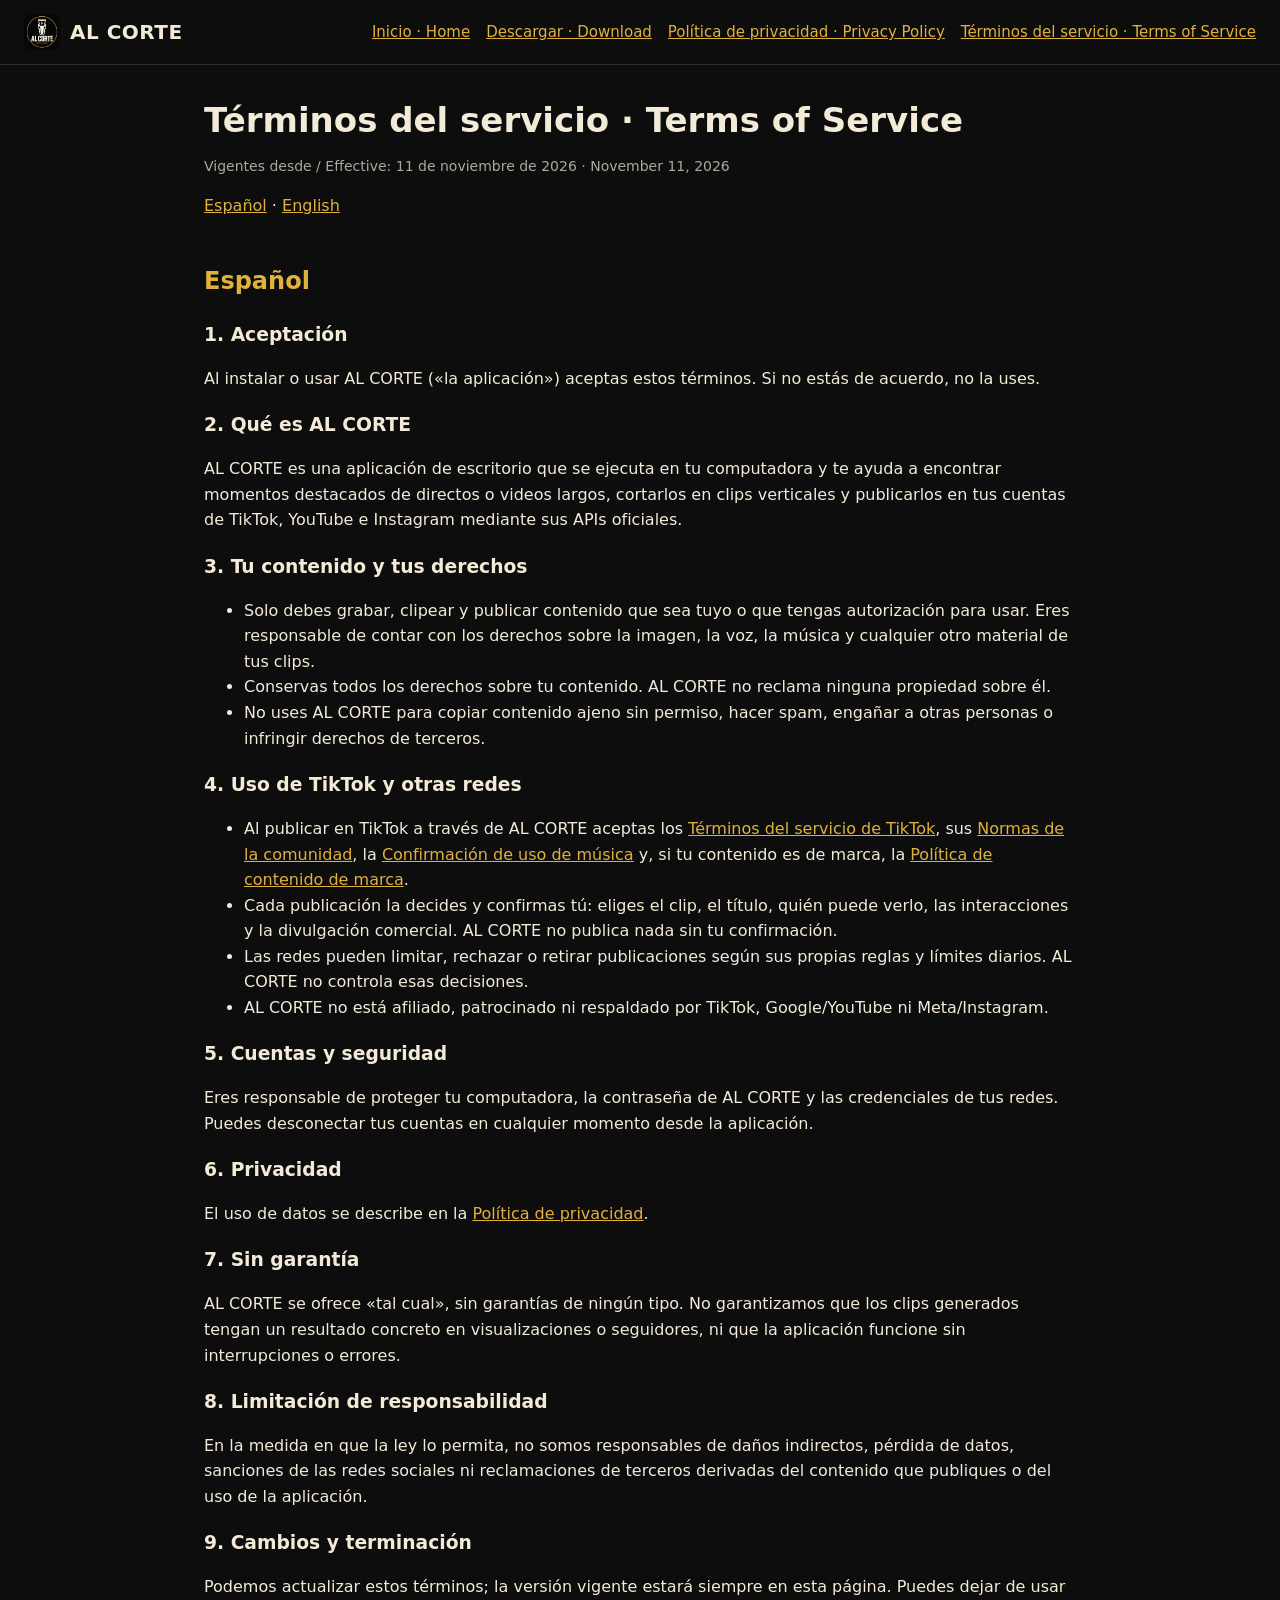
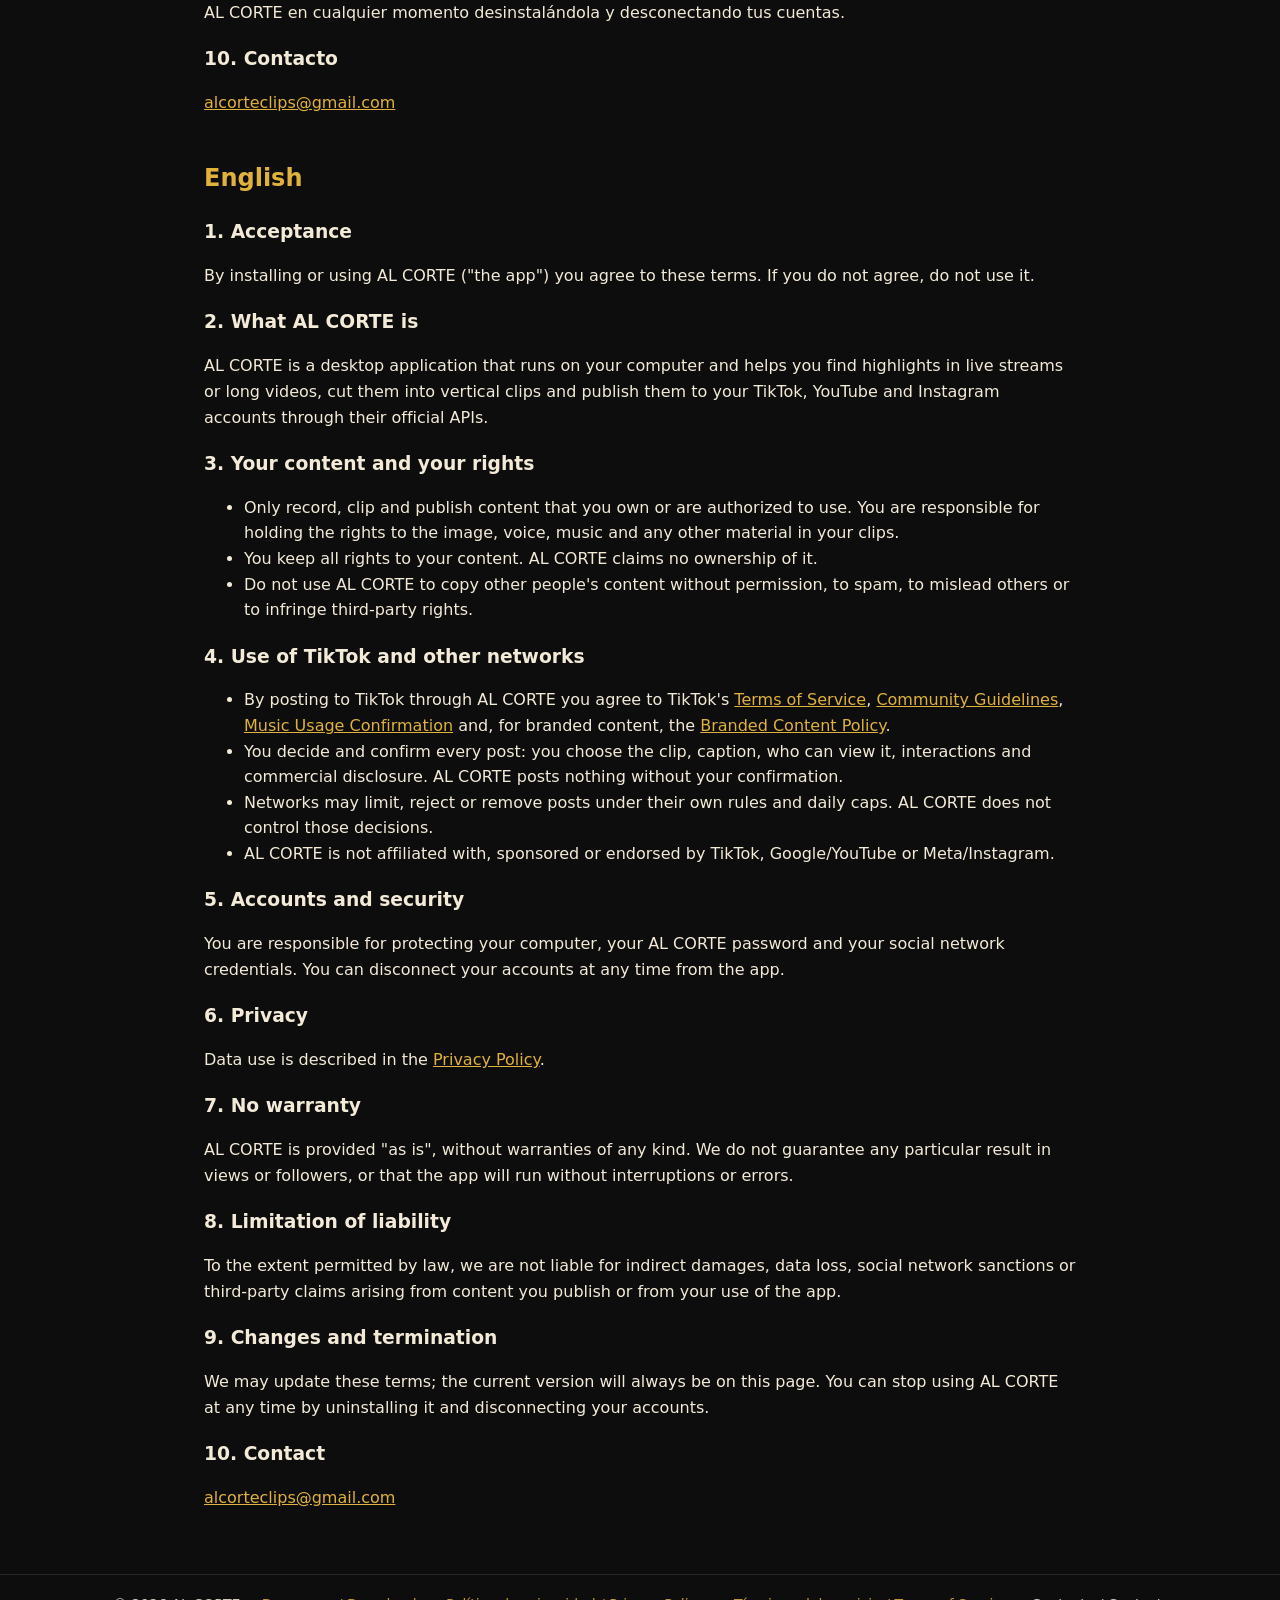
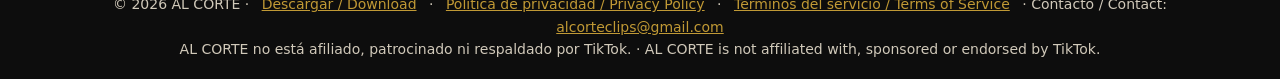
<file: terms.html>
<!doctype html>
<html lang="es"><head><meta charset="utf-8"><meta name="viewport" content="width=device-width,initial-scale=1">
<title>Términos del servicio · Terms of Service · AL CORTE</title><link rel="icon" href="icono.png"><link rel="stylesheet" href="estilo.css"></head>
<body>
<header>
  <a class="marca" href="index.html"><img src="icono.png" alt="">AL CORTE</a>
  <nav><a href="index.html">Inicio · Home</a><a href="descargar.html">Descargar · Download</a><a href="privacy.html">Política de privacidad · Privacy Policy</a><a href="terms.html">Términos del servicio · Terms of Service</a></nav>
</header>
<main>
<h1>Términos del servicio · Terms of Service</h1>
<p class="fecha">Vigentes desde / Effective: 11 de noviembre de 2026 · November 11, 2026</p>
<p><a href="#es">Español</a> · <a href="#en">English</a></p>

<section id="es">
<h2>Español</h2>
<h3>1. Aceptación</h3>
<p>Al instalar o usar AL CORTE («la aplicación») aceptas estos términos. Si no estás de acuerdo, no la uses.</p>
<h3>2. Qué es AL CORTE</h3>
<p>AL CORTE es una aplicación de escritorio que se ejecuta en tu computadora y te ayuda a encontrar momentos destacados de directos o videos largos, cortarlos en clips verticales y publicarlos en tus cuentas de TikTok, YouTube e Instagram mediante sus APIs oficiales.</p>
<h3>3. Tu contenido y tus derechos</h3>
<ul>
<li>Solo debes grabar, clipear y publicar contenido que sea tuyo o que tengas autorización para usar. Eres responsable de contar con los derechos sobre la imagen, la voz, la música y cualquier otro material de tus clips.</li>
<li>Conservas todos los derechos sobre tu contenido. AL CORTE no reclama ninguna propiedad sobre él.</li>
<li>No uses AL CORTE para copiar contenido ajeno sin permiso, hacer spam, engañar a otras personas o infringir derechos de terceros.</li>
</ul>
<h3>4. Uso de TikTok y otras redes</h3>
<ul>
<li>Al publicar en TikTok a través de AL CORTE aceptas los <a href="https://www.tiktok.com/legal/page/global/terms-of-service/en">Términos del servicio de TikTok</a>, sus <a href="https://www.tiktok.com/community-guidelines">Normas de la comunidad</a>, la <a href="https://www.tiktok.com/legal/page/global/music-usage-confirmation/en">Confirmación de uso de música</a> y, si tu contenido es de marca, la <a href="https://www.tiktok.com/legal/page/global/bc-policy/en">Política de contenido de marca</a>.</li>
<li>Cada publicación la decides y confirmas tú: eliges el clip, el título, quién puede verlo, las interacciones y la divulgación comercial. AL CORTE no publica nada sin tu confirmación.</li>
<li>Las redes pueden limitar, rechazar o retirar publicaciones según sus propias reglas y límites diarios. AL CORTE no controla esas decisiones.</li>
<li>AL CORTE no está afiliado, patrocinado ni respaldado por TikTok, Google/YouTube ni Meta/Instagram.</li>
</ul>
<h3>5. Cuentas y seguridad</h3>
<p>Eres responsable de proteger tu computadora, la contraseña de AL CORTE y las credenciales de tus redes. Puedes desconectar tus cuentas en cualquier momento desde la aplicación.</p>
<h3>6. Privacidad</h3>
<p>El uso de datos se describe en la <a href="privacy.html">Política de privacidad</a>.</p>
<h3>7. Sin garantía</h3>
<p>AL CORTE se ofrece «tal cual», sin garantías de ningún tipo. No garantizamos que los clips generados tengan un resultado concreto en visualizaciones o seguidores, ni que la aplicación funcione sin interrupciones o errores.</p>
<h3>8. Limitación de responsabilidad</h3>
<p>En la medida en que la ley lo permita, no somos responsables de daños indirectos, pérdida de datos, sanciones de las redes sociales ni reclamaciones de terceros derivadas del contenido que publiques o del uso de la aplicación.</p>
<h3>9. Cambios y terminación</h3>
<p>Podemos actualizar estos términos; la versión vigente estará siempre en esta página. Puedes dejar de usar AL CORTE en cualquier momento desinstalándola y desconectando tus cuentas.</p>
<h3>10. Contacto</h3>
<p><a href="mailto:alcorteclips@gmail.com">alcorteclips@gmail.com</a></p>
</section>

<section id="en">
<h2>English</h2>
<h3>1. Acceptance</h3>
<p>By installing or using AL CORTE ("the app") you agree to these terms. If you do not agree, do not use it.</p>
<h3>2. What AL CORTE is</h3>
<p>AL CORTE is a desktop application that runs on your computer and helps you find highlights in live streams or long videos, cut them into vertical clips and publish them to your TikTok, YouTube and Instagram accounts through their official APIs.</p>
<h3>3. Your content and your rights</h3>
<ul>
<li>Only record, clip and publish content that you own or are authorized to use. You are responsible for holding the rights to the image, voice, music and any other material in your clips.</li>
<li>You keep all rights to your content. AL CORTE claims no ownership of it.</li>
<li>Do not use AL CORTE to copy other people's content without permission, to spam, to mislead others or to infringe third-party rights.</li>
</ul>
<h3>4. Use of TikTok and other networks</h3>
<ul>
<li>By posting to TikTok through AL CORTE you agree to TikTok's <a href="https://www.tiktok.com/legal/page/global/terms-of-service/en">Terms of Service</a>, <a href="https://www.tiktok.com/community-guidelines">Community Guidelines</a>, <a href="https://www.tiktok.com/legal/page/global/music-usage-confirmation/en">Music Usage Confirmation</a> and, for branded content, the <a href="https://www.tiktok.com/legal/page/global/bc-policy/en">Branded Content Policy</a>.</li>
<li>You decide and confirm every post: you choose the clip, caption, who can view it, interactions and commercial disclosure. AL CORTE posts nothing without your confirmation.</li>
<li>Networks may limit, reject or remove posts under their own rules and daily caps. AL CORTE does not control those decisions.</li>
<li>AL CORTE is not affiliated with, sponsored or endorsed by TikTok, Google/YouTube or Meta/Instagram.</li>
</ul>
<h3>5. Accounts and security</h3>
<p>You are responsible for protecting your computer, your AL CORTE password and your social network credentials. You can disconnect your accounts at any time from the app.</p>
<h3>6. Privacy</h3>
<p>Data use is described in the <a href="privacy.html">Privacy Policy</a>.</p>
<h3>7. No warranty</h3>
<p>AL CORTE is provided "as is", without warranties of any kind. We do not guarantee any particular result in views or followers, or that the app will run without interruptions or errors.</p>
<h3>8. Limitation of liability</h3>
<p>To the extent permitted by law, we are not liable for indirect damages, data loss, social network sanctions or third-party claims arising from content you publish or from your use of the app.</p>
<h3>9. Changes and termination</h3>
<p>We may update these terms; the current version will always be on this page. You can stop using AL CORTE at any time by uninstalling it and disconnecting your accounts.</p>
<h3>10. Contact</h3>
<p><a href="mailto:alcorteclips@gmail.com">alcorteclips@gmail.com</a></p>
</section>
</main>
<footer>© 2026 AL CORTE · <a href="descargar.html">Descargar / Download</a> · <a href="privacy.html">Política de privacidad / Privacy Policy</a> · <a href="terms.html">Términos del servicio / Terms of Service</a> · Contacto / Contact: <a href="mailto:alcorteclips@gmail.com">alcorteclips@gmail.com</a><br>AL CORTE no está afiliado, patrocinado ni respaldado por TikTok. · AL CORTE is not affiliated with, sponsored or endorsed by TikTok.</footer>
</body></html>
</file>
<file: estilo.css>
:root{--negro:#0d0d0d;--gris:#1a1a1a;--linea:#2c2c2c;--crema:#f3ead8;--dorado:#e0b23c}
*{box-sizing:border-box}
body{margin:0;background:var(--negro);color:var(--crema);font:16px/1.6 system-ui,-apple-system,"Segoe UI",Roboto,sans-serif}
a{color:var(--dorado)}
header{display:flex;flex-wrap:wrap;gap:12px 24px;align-items:center;justify-content:space-between;padding:14px 24px;border-bottom:1px solid var(--linea)}
header .marca{display:flex;align-items:center;gap:10px;text-decoration:none;color:var(--crema);font-weight:800;font-size:20px;letter-spacing:.5px}
header .marca img{width:36px;height:36px;border-radius:8px}
header nav{display:flex;flex-wrap:wrap;gap:16px;font-size:15px}
main{max-width:920px;margin:0 auto;padding:28px 24px 48px}
h1{font-size:34px;line-height:1.2;margin:.2em 0}
h2{color:var(--dorado);margin-top:1.8em}
h3{margin-bottom:.2em}
.lead{font-size:19px;opacity:.9}
.en{opacity:.75;font-size:.95em;border-left:3px solid var(--linea);padding-left:12px;margin-top:.4em}
.pasos{display:grid;grid-template-columns:repeat(auto-fit,minmax(200px,1fr));gap:14px;margin:18px 0}
.paso{background:var(--gris);border:1px solid var(--linea);border-radius:12px;padding:14px 16px}
.paso b{color:var(--dorado)}
.aviso{background:#20180a;border:1px solid #5a4415;border-radius:10px;padding:12px 16px}
footer{border-top:1px solid var(--linea);padding:18px 24px;text-align:center;font-size:14px;opacity:.85}
footer a{margin:0 8px}
table{border-collapse:collapse;width:100%;font-size:15px}
td,th{border:1px solid var(--linea);padding:8px;text-align:left;vertical-align:top}
.fecha{opacity:.7;font-size:14px}
.boton{display:inline-block;background:var(--dorado);color:var(--negro);font-weight:800;text-decoration:none;border-radius:12px;padding:14px 26px;font-size:18px;letter-spacing:.3px}
.boton:hover{filter:brightness(1.08)}
.boton.sec{background:transparent;color:var(--dorado);border:1px solid var(--dorado)}
.descarga{background:var(--gris);border:1px solid var(--linea);border-radius:16px;padding:22px 24px;margin:22px 0;display:flex;flex-wrap:wrap;gap:16px 28px;align-items:center;justify-content:space-between}
.descarga .info{font-size:14px;opacity:.8}
.botones{display:flex;flex-wrap:wrap;gap:12px}
.rasgos{display:grid;grid-template-columns:repeat(auto-fit,minmax(240px,1fr));gap:14px;margin:18px 0}
.rasgo{background:var(--gris);border:1px solid var(--linea);border-radius:12px;padding:14px 16px}
.rasgo b{color:var(--dorado)}
ol.instalar li{margin:.45em 0}
code{background:#222;border-radius:6px;padding:1px 6px;font-size:.92em}
.novedades{list-style:none;padding:0;margin:18px 0;display:grid;gap:8px}
.novedades li{background:var(--gris);border:1px solid var(--linea);border-left:3px solid var(--dorado);border-radius:10px;padding:10px 14px}
.novedades li b{color:var(--dorado)}
</file>
